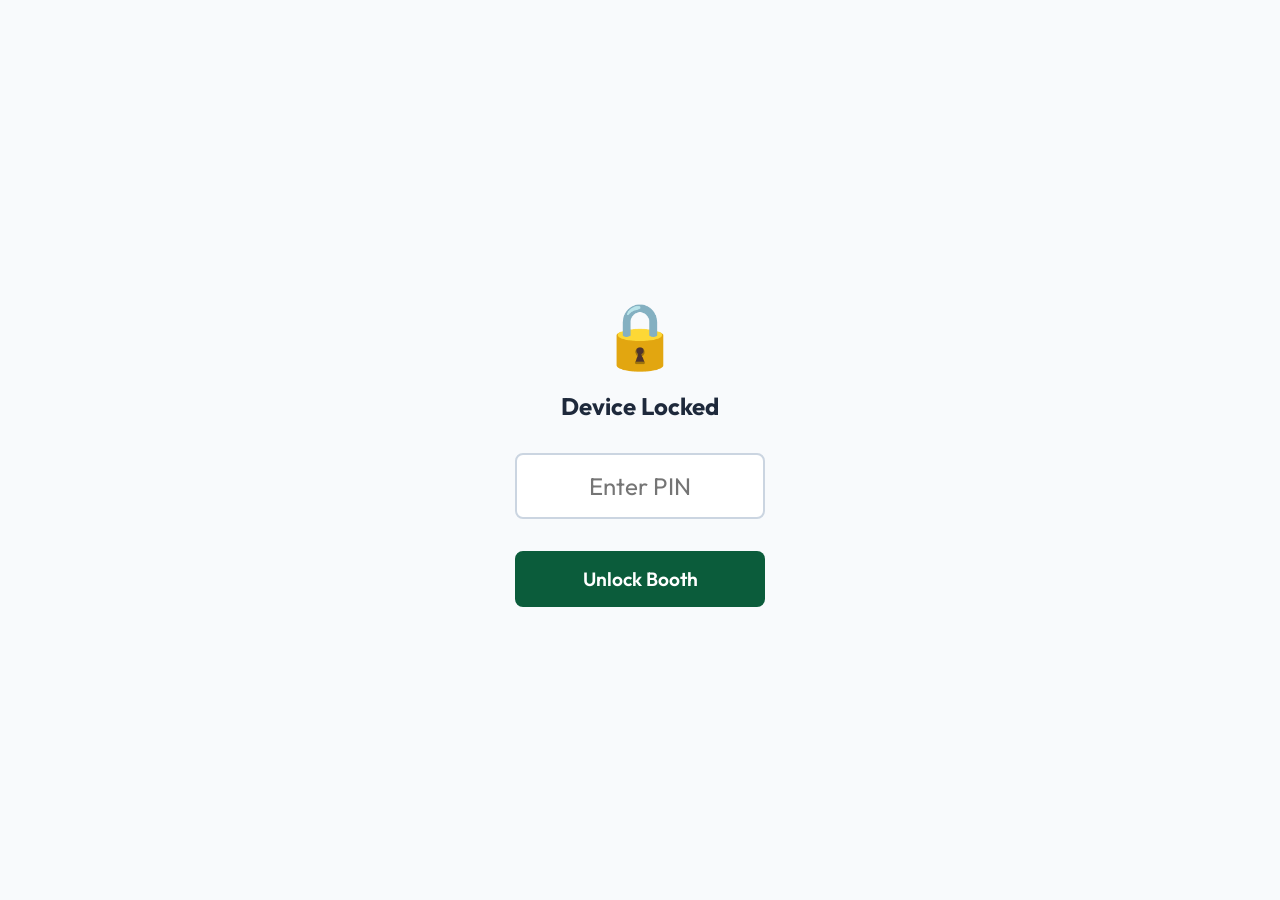
<file: index.html>
<!DOCTYPE html>
<html lang="en">

<head>
    <meta charset="UTF-8">
    <meta name="viewport" content="width=device-width, initial-scale=1.0">
    <meta name="robots" content="noindex, nofollow">
    <title>Boys Voting - Madrassa Election</title>
    <link rel="stylesheet" href="style.css">
</head>

<body>
    <header class="header">
        <div class="bismillah">IMP ELECTION 2026</div>
        <div class="school-title">1997-I-Ulamudheen Higher Secondary Madrassa</div>
    </header>

    <div class="container">
        <!-- Locked Screen -->
        <div id="screen-locked" class="card">
            <div class="booth-label" style="background:#3b82f6; color:white">Boys Booth</div>
            <h2>Waiting for Authorization...</h2>
            <p style="margin-top:1rem; color:var(--text-secondary)">Please approach the Officer's desk to verify your
                identity.</p>
            <div style="margin-top:2rem"><span class="loader" style="border-top-color:var(--primary-color);"></span>
            </div>
        </div>

        <!-- Voting Screen -->
        <div id="screen-voting" class="card hidden">
            <div class="booth-label" style="background:#3b82f6; color:white">Boys Booth</div>
            <div class="progress-bar">
                <div id="progress-fill" class="progress-fill" style="width: 0%"></div>
            </div>
            <h2 id="pos-title" class="position-title">Position</h2>
            <div id="candidates-container" class="candidates-grid"></div>
            <div style="display:flex; gap:1rem; margin-top:2rem;">
                <button class="btn" id="btn-submit-vote" onclick="submitPositionVote()" disabled>Submit Vote</button>
            </div>
        </div>



        <!-- Success Screen -->
        <div id="screen-success" class="card hidden">
            <div style="font-size: 80px; color: var(--success); margin-bottom: 1rem;">✅</div>
            <h2 class="position-title">Jazakallah Khair!</h2>
            <p style="font-size: 1.2rem;">Your vote has been recorded securely.</p>
            <div
                style="margin-top:2rem; font-size:1.5rem; font-weight:800; background:#f1f5f9; padding:1rem; border-radius:8px;">
                Your Vote ID: <span id="success-voter-id" style="color:var(--primary-color);">...</span>
            </div>
            <p style="margin-top:1rem; color:var(--text-secondary); font-size:0.9rem;">Please note this ID for any
                future reference.</p>
        </div>
    </div>

    <!-- Scripts -->
    <script src="candidates.js"></script>
    <script src="app.js"></script>
    <script>
        initVoter('boys');
        function unlockKiosk() {
            if (document.getElementById('kiosk-pin').value === 'NM4321') {
                document.getElementById('kiosk-lock').style.display = 'none';
            } else {
                document.getElementById('kiosk-error').style.display = 'block';
                setTimeout(() => document.getElementById('kiosk-error').style.display = 'none', 2000);
            }
        }
    </script>

    <!-- Kiosk Lock Screen -->
    <div id="kiosk-lock"
        style="position:fixed; top:0; left:0; right:0; bottom:0; z-index:9999; display:flex; flex-direction:column; justify-content:center; align-items:center; background:#f8fafc;">
        <div style="font-size: 4rem; margin-bottom: 1rem;">🔒</div>
        <h2 style="margin-bottom: 2rem; color:var(--text-primary); font-family: 'Outfit', sans-serif;">Device Locked
        </h2>
        <input type="password" id="kiosk-pin" placeholder="Enter PIN"
            style="font-size: 1.5rem; padding: 1rem; text-align: center; width: 250px; margin-bottom: 1rem; border-radius: 8px; border: 2px solid #cbd5e1;">
        <button class="btn" onclick="unlockKiosk()" style="width: 250px;">Unlock Booth</button>
        <p id="kiosk-error" style="color: red; margin-top: 1rem; display: none; font-weight: bold;">Incorrect PIN</p>
    </div>
</body>

</html>
</file>
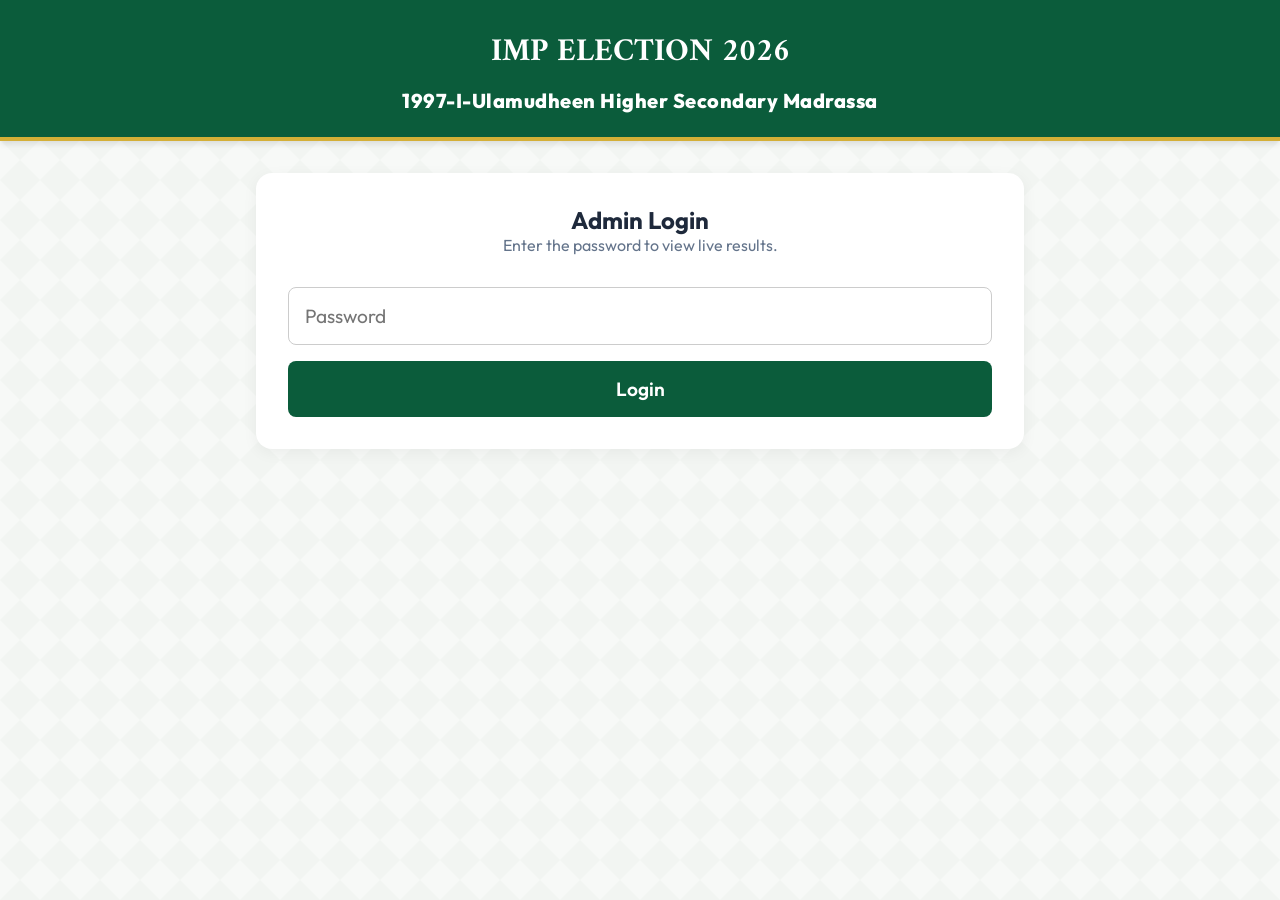
<file: admin.html>
<!DOCTYPE html>
<html lang="en">

<head>
    <meta charset="UTF-8">
    <meta name="viewport" content="width=device-width, initial-scale=1.0">
    <meta name="robots" content="noindex, nofollow">
    <title>Admin Dashboard - Madrassa Election</title>
    <link rel="stylesheet" href="style.css">
</head>

<body>
    <header class="header">
        <div class="bismillah">IMP ELECTION 2026</div>
        <div class="school-title">1997-I-Ulamudheen Higher Secondary Madrassa</div>
    </header>

    <div class="container">
        <!-- Login -->
        <div id="admin-login" class="card">
            <h2>Admin Login</h2>
            <p style="margin-bottom:2rem; color:var(--text-secondary)">Enter the password to view live results.</p>
            <input type="password" id="admin-pw"
                style="width:100%; padding:1rem; border-radius:8px; border:1px solid #ccc;" placeholder="Password">
            <button class="btn" onclick="checkPassword()" style="margin-top:1rem">Login</button>
        </div>

        <!-- Dashboard -->
        <div id="admin-dashboard" class="hidden">
            <div class="admin-stats">
                <div class="stat-box">
                    <div style="font-size:1rem; color:var(--text-secondary)">Total Votes Cast</div>
                    <div id="total-votes" class="stat-value">0</div>
                </div>
                <div class="stat-box">
                    <div style="font-size:1rem; color:var(--text-secondary)">Boys</div>
                    <div id="boys-votes" class="stat-value">0</div>
                </div>
                <div class="stat-box">
                    <div style="font-size:1rem; color:var(--text-secondary)">Girls</div>
                    <div id="girls-votes" class="stat-value">0</div>
                </div>
            </div>

            <p id="last-vote-time" style="text-align:center; color:var(--text-secondary); margin-bottom:2.5rem;"></p>

            <div class="card" style="margin-bottom:2rem;">
                <h3>Booth Counting</h3>
                <p style="color:var(--text-secondary); font-size:0.9rem; margin-bottom:1rem;">Select a booth to count
                    votes specifically for that section.</p>
                <div style="display:flex; gap:1rem; flex-wrap:wrap;">
                    <button class="btn" style="flex:1; background-color:#3b82f6;" onclick="openCounter('boys')">Count
                        Boys Booth</button>
                    <button class="btn" style="flex:1; background-color:#ec4899;" onclick="openCounter('girls')">Count
                        Girls Booth</button>
                    <button class="btn" style="flex:1; background-color:var(--primary-color);"
                        onclick="openCounter('combined')">Count Total (Combined)</button>
                </div>
            </div>

            <div id="charts-container" class="hidden"></div>

            <div class="card" style="margin-top:2rem;">
                <h3 style="margin-bottom: 1rem;">Manage Recent Voters</h3>
                <p style="margin-bottom:1rem; color:var(--text-secondary); font-size:0.9rem;">Delete a voter if they
                    reported a glitch. This will permanently erase their votes from the counts.</p>
                <div class="table-container">
                    <table>
                        <thead>
                            <tr>
                                <th>Voter ID</th>
                                <th>Booth</th>
                                <th>Time</th>
                                <th>Action</th>
                            </tr>
                        </thead>
                        <tbody id="voters-tbody">
                        </tbody>
                    </table>
                </div>
            </div>

            <div class="card" style="margin-top:2rem;">
                <h3>Admin Actions</h3>
                <div style="display:flex; gap:1rem; flex-wrap:wrap;">
                    <a href="#" class="btn btn-secondary" onclick="exportCSV()"
                        style="flex:1; text-decoration:none; text-align:center;">Export CSV</a>
                    <button class="btn btn-danger" onclick="resetAllVotes()" style="flex:1;">Danger: Reset All
                        Votes</button>
                </div>
            </div>
        </div>
    </div>

    <!-- Counting Modal Overlay -->
    <div id="counting-modal" class="card hidden"
        style="position:fixed; top:5%; left:5%; right:5%; bottom:5%; z-index:100; overflow-y:auto; border: 4px solid var(--primary-color); box-shadow: 0 0 50px rgba(0,0,0,0.5);">
        <div
            style="display:flex; justify-content:space-between; align-items:center; margin-bottom:1rem; border-bottom: 2px solid #e2e8f0; padding-bottom: 1rem;">
            <h2 id="modal-title">Select Position</h2>
            <button class="btn-danger"
                style="padding:0.5rem 1rem; border:none; border-radius:4px; color:white; cursor:pointer;"
                onclick="closeCounter()">Close</button>
        </div>
        <div id="modal-positions" style="display:flex; flex-direction:column; gap:1rem;"></div>
        <div id="modal-results" class="hidden"></div>
    </div>

    <!-- Scripts -->
    <script src="candidates.js"></script>
    <script src="app.js"></script>
    <script>initAdmin();</script>
</body>

</html>
</file>
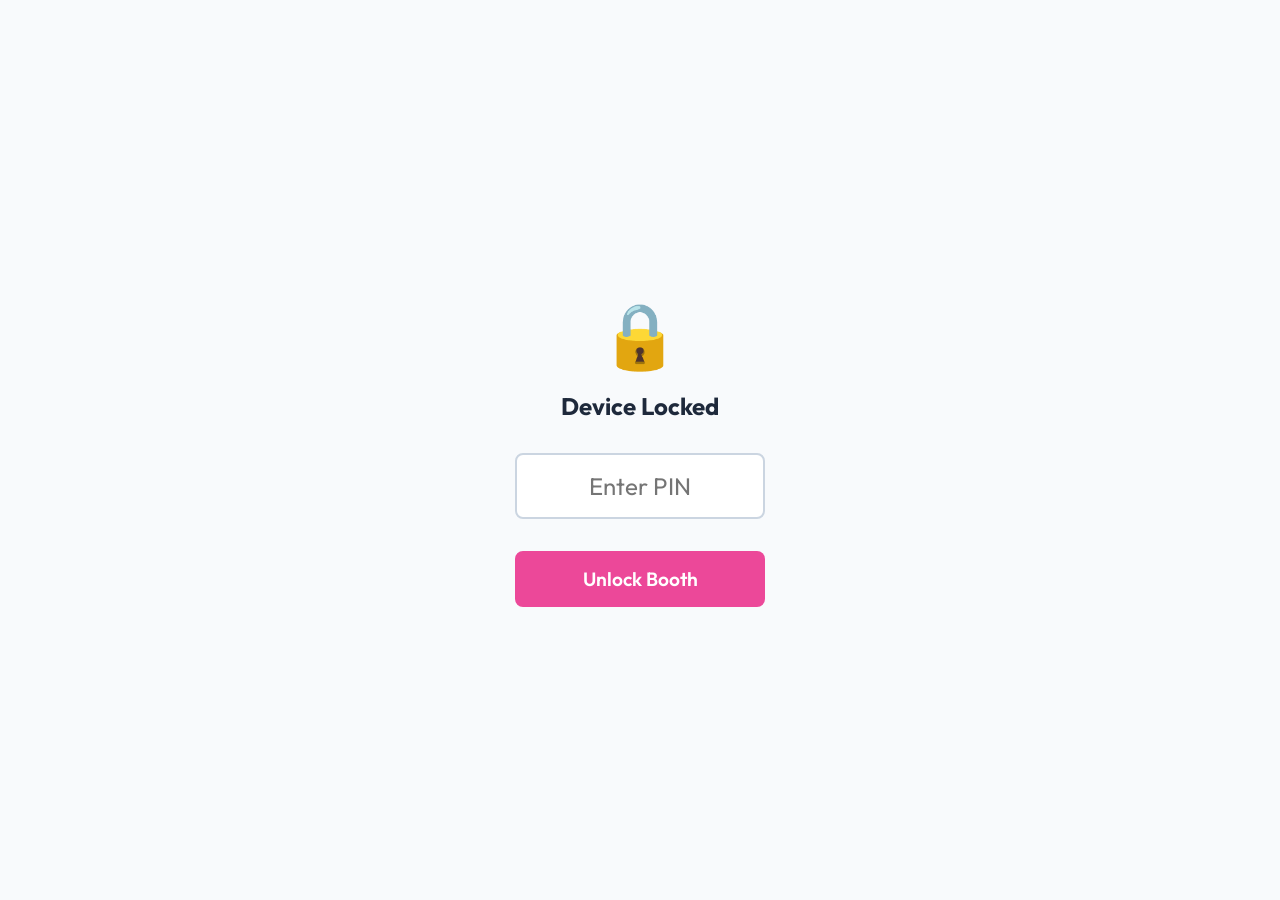
<file: girls.html>
<!DOCTYPE html>
<html lang="en">

<head>
    <meta charset="UTF-8">
    <meta name="viewport" content="width=device-width, initial-scale=1.0">
    <meta name="robots" content="noindex, nofollow">
    <title>Girls Voting - Madrassa Election</title>
    <link rel="stylesheet" href="style.css">
</head>

<body>
    <header class="header">
        <div class="bismillah">IMP ELECTION 2026</div>
        <div class="school-title">1997-I-Ulamudheen Higher Secondary Madrassa</div>
    </header>

    <div class="container">
        <!-- Locked Screen -->
        <div id="screen-locked" class="card">
            <div class="booth-label" style="background:#ec4899; color:white">Girls Booth</div>
            <h2>Waiting for Authorization...</h2>
            <p style="margin-top:1rem; color:var(--text-secondary)">Please approach the Officer's desk to verify your
                identity.</p>
            <div style="margin-top:2rem"><span class="loader" style="border-top-color:var(--primary-color);"></span>
            </div>
        </div>

        <!-- Voting Screen -->
        <div id="screen-voting" class="card hidden">
            <div class="booth-label" style="background:#ec4899; color:white">Girls Booth</div>
            <div class="progress-bar">
                <div id="progress-fill" class="progress-fill" style="width: 0%"></div>
            </div>
            <h2 id="pos-title" class="position-title">Position</h2>
            <div id="candidates-container" class="candidates-grid"></div>
            <div style="display:flex; gap:1rem; margin-top:2rem;">
                <button class="btn" id="btn-submit-vote" onclick="submitPositionVote()" disabled>Submit Vote</button>
            </div>
        </div>

        <!-- Success Screen -->
        <div id="screen-success" class="card hidden">
            <div style="font-size: 80px; color: var(--success); margin-bottom: 1rem;">✅</div>
            <h2 class="position-title">Jazakallah Khair!</h2>
            <p style="font-size: 1.2rem;">Your vote has been recorded securely.</p>
            <div
                style="margin-top:2rem; font-size:1.5rem; font-weight:800; background:#f1f5f9; padding:1rem; border-radius:8px;">
                Your Vote ID: <span id="success-voter-id" style="color:var(--primary-color);">...</span>
            </div>
            <p style="margin-top:1rem; color:var(--text-secondary); font-size:0.9rem;">Please note this ID for any
                future reference.</p>
        </div>
    </div>

    <!-- Scripts -->
    <script src="candidates.js"></script>
    <script src="app.js"></script>
    <script>
        initVoter('girls');
        function unlockKiosk() {
            if (document.getElementById('kiosk-pin').value === 'NM4321') {
                document.getElementById('kiosk-lock').style.display = 'none';
            } else {
                document.getElementById('kiosk-error').style.display = 'block';
                setTimeout(() => document.getElementById('kiosk-error').style.display = 'none', 2000);
            }
        }
    </script>

    <!-- Kiosk Lock Screen -->
    <div id="kiosk-lock"
        style="position:fixed; top:0; left:0; right:0; bottom:0; z-index:9999; display:flex; flex-direction:column; justify-content:center; align-items:center; background:#f8fafc;">
        <div style="font-size: 4rem; margin-bottom: 1rem;">🔒</div>
        <h2 style="margin-bottom: 2rem; color:var(--text-primary); font-family: 'Outfit', sans-serif;">Device Locked
        </h2>
        <input type="password" id="kiosk-pin" placeholder="Enter PIN"
            style="font-size: 1.5rem; padding: 1rem; text-align: center; width: 250px; margin-bottom: 1rem; border-radius: 8px; border: 2px solid #cbd5e1;">
        <button class="btn" onclick="unlockKiosk()" style="width: 250px; background-color: #ec4899;">Unlock
            Booth</button>
        <p id="kiosk-error" style="color: red; margin-top: 1rem; display: none; font-weight: bold;">Incorrect PIN</p>
    </div>
</body>

</html>
</file>
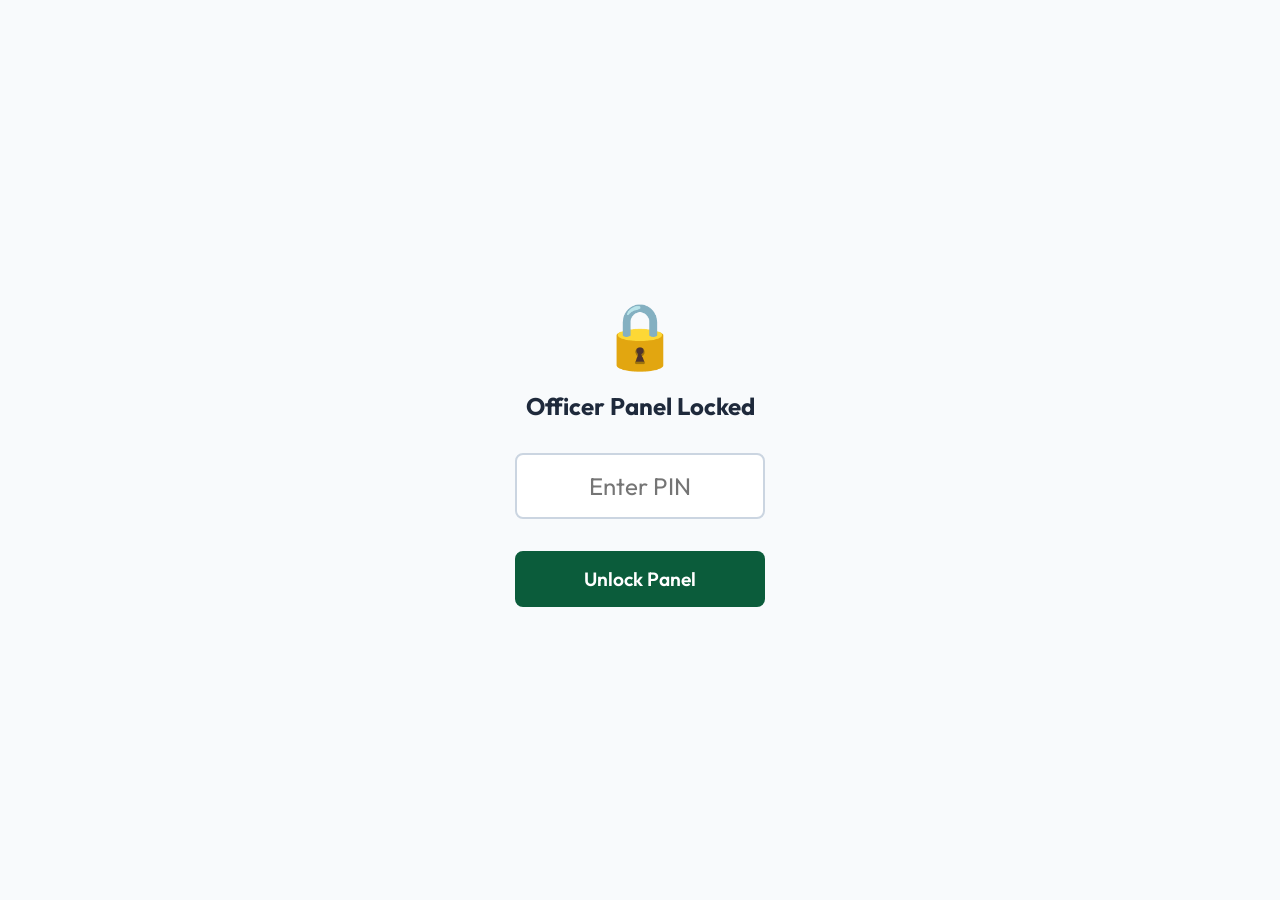
<file: officer-boys.html>
<!DOCTYPE html>
<html lang="en">

<head>
    <meta charset="UTF-8">
    <meta name="viewport" content="width=device-width, initial-scale=1.0">
    <meta name="robots" content="noindex, nofollow">
    <title>Officer Panel (Boys) - Madrassa Election</title>
    <link rel="stylesheet" href="style.css">
</head>

<body>
    <header class="header">
        <div class="bismillah">بِسۡمِ ٱللَّهِ ٱلرَّحۡمَٰنِ ٱلرَّحِيمِ</div>
        <div class="school-title">1997-I-Ulamudheen Higher Secondary Madrassa Election 2026</div>
    </header>

    <div class="container">
        <div class="card">
            <div class="booth-label" style="background:#3b82f6; color:white">Officer Panel (Boys)</div>
            <h2>Voter Activity Status</h2>
            <p style="margin-bottom:2rem; color:var(--text-secondary)">Boxes light up green automatically when a user
                successfully votes for that position.</p>

            <div id="status-grid" class="status-grid"></div>

            <div style="text-align:center; font-size:1.5rem; margin-bottom:2rem; font-weight:800;">Voters Processed:
                <span id="voters-count" style="color:var(--primary-color);">0</span></div>

            <div id="error-msg" class="message"></div>
            <button id="btn-start" class="btn" onclick="startNewVoter()"
                style="padding: 1.5rem; font-size: 1.5rem;">Start New Voter</button>
        </div>
    </div>

    <!-- Scripts -->
    <script src="candidates.js"></script>
    <script src="app.js"></script>
    <script>
        initOfficer('boys');
        function unlockKiosk() {
            if (document.getElementById('kiosk-pin').value === 'NM4321') {
                document.getElementById('kiosk-lock').style.display = 'none';
            } else {
                document.getElementById('kiosk-error').style.display = 'block';
                setTimeout(() => document.getElementById('kiosk-error').style.display = 'none', 2000);
            }
        }
    </script>

    <!-- Kiosk Lock Screen -->
    <div id="kiosk-lock"
        style="position:fixed; top:0; left:0; right:0; bottom:0; z-index:9999; display:flex; flex-direction:column; justify-content:center; align-items:center; background:#f8fafc;">
        <div style="font-size: 4rem; margin-bottom: 1rem;">🔒</div>
        <h2 style="margin-bottom: 2rem; color:var(--text-primary); font-family: 'Outfit', sans-serif;">Officer Panel
            Locked</h2>
        <input type="password" id="kiosk-pin" placeholder="Enter PIN"
            style="font-size: 1.5rem; padding: 1rem; text-align: center; width: 250px; margin-bottom: 1rem; border-radius: 8px; border: 2px solid #cbd5e1;">
        <button class="btn" onclick="unlockKiosk()" style="width: 250px;">Unlock Panel</button>
        <p id="kiosk-error" style="color: red; margin-top: 1rem; display: none; font-weight: bold;">Incorrect PIN</p>
    </div>
</body>

</html>
</file>
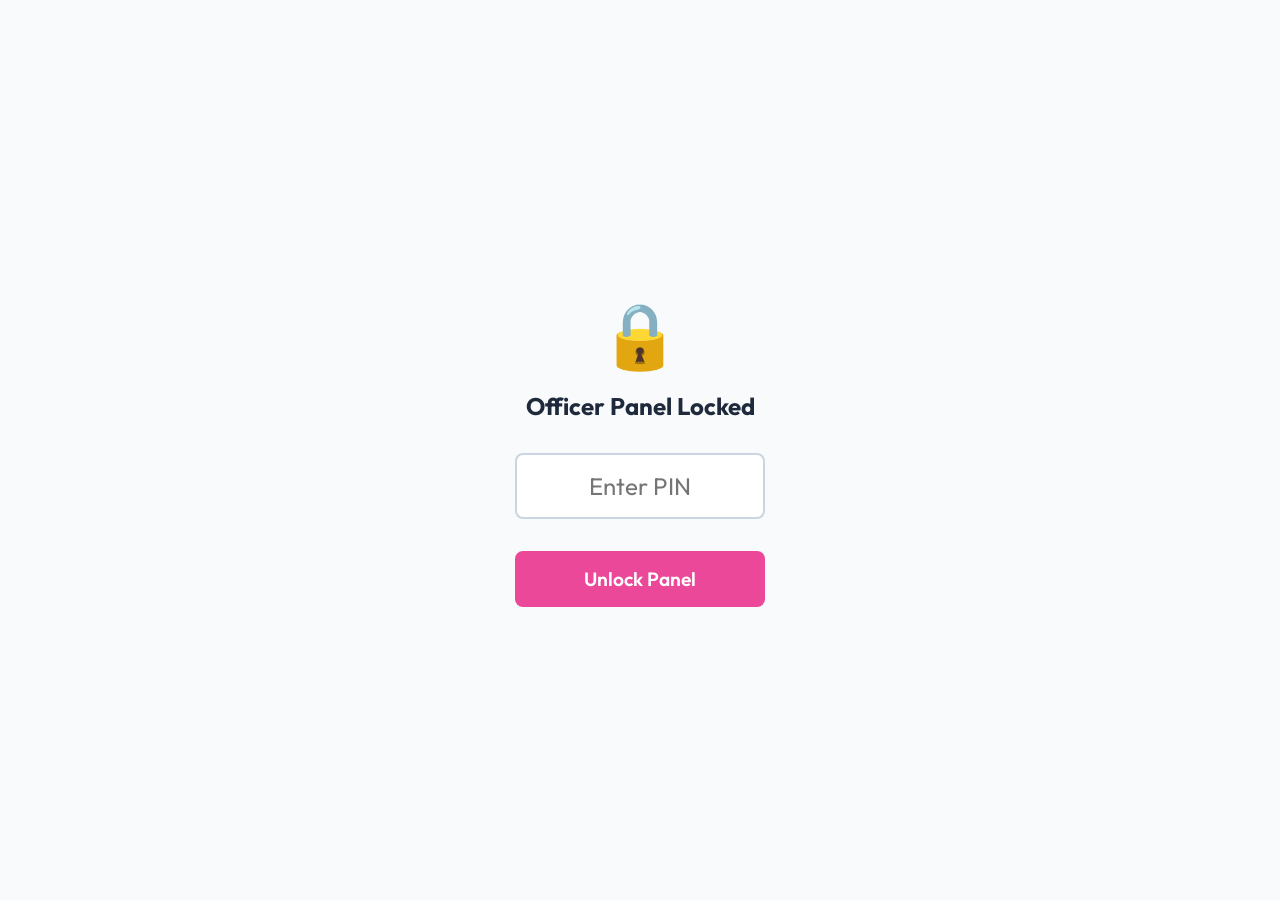
<file: officer-girls.html>
<!DOCTYPE html>
<html lang="en">

<head>
    <meta charset="UTF-8">
    <meta name="viewport" content="width=device-width, initial-scale=1.0">
    <meta name="robots" content="noindex, nofollow">
    <title>Officer Panel (Girls) - Madrassa Election</title>
    <link rel="stylesheet" href="style.css">
</head>

<body>
    <header class="header">
        <div class="bismillah">بِسۡمِ ٱللَّهِ ٱلرَّحۡمَٰنِ ٱلرَّحِيمِ</div>
        <div class="school-title">1997-I-Ulamudheen Higher Secondary Madrassa Election 2026</div>
    </header>

    <div class="container">
        <div class="card">
            <div class="booth-label" style="background:#ec4899; color:white">Officer Panel (Girls)</div>
            <h2>Voter Activity Status</h2>
            <p style="margin-bottom:2rem; color:var(--text-secondary)">Boxes light up green automatically when a user
                successfully votes for that position.</p>

            <div id="status-grid" class="status-grid"></div>

            <div style="text-align:center; font-size:1.5rem; margin-bottom:2rem; font-weight:800;">Voters Processed:
                <span id="voters-count" style="color:var(--primary-color);">0</span></div>

            <div id="error-msg" class="message"></div>
            <button id="btn-start" class="btn" onclick="startNewVoter()"
                style="padding: 1.5rem; font-size: 1.5rem;">Start New Voter</button>
        </div>
    </div>

    <!-- Scripts -->
    <script src="candidates.js"></script>
    <script src="app.js"></script>
    <script>
        initOfficer('girls');
        function unlockKiosk() {
            if (document.getElementById('kiosk-pin').value === 'NM4321') {
                document.getElementById('kiosk-lock').style.display = 'none';
            } else {
                document.getElementById('kiosk-error').style.display = 'block';
                setTimeout(() => document.getElementById('kiosk-error').style.display = 'none', 2000);
            }
        }
    </script>

    <!-- Kiosk Lock Screen -->
    <div id="kiosk-lock"
        style="position:fixed; top:0; left:0; right:0; bottom:0; z-index:9999; display:flex; flex-direction:column; justify-content:center; align-items:center; background:#f8fafc;">
        <div style="font-size: 4rem; margin-bottom: 1rem;">🔒</div>
        <h2 style="margin-bottom: 2rem; color:var(--text-primary); font-family: 'Outfit', sans-serif;">Officer Panel
            Locked</h2>
        <input type="password" id="kiosk-pin" placeholder="Enter PIN"
            style="font-size: 1.5rem; padding: 1rem; text-align: center; width: 250px; margin-bottom: 1rem; border-radius: 8px; border: 2px solid #cbd5e1;">
        <button class="btn" onclick="unlockKiosk()" style="width: 250px; background-color: #ec4899;">Unlock
            Panel</button>
        <p id="kiosk-error" style="color: red; margin-top: 1rem; display: none; font-weight: bold;">Incorrect PIN</p>
    </div>
</body>

</html>
</file>
<file: style.css>
@import url('https://fonts.googleapis.com/css2?family=Amiri:ital,wght@0,400;0,700;1,400&family=Outfit:wght@300;400;600;800&display=swap');

:root {
    --primary-color: #0b5c3b; /* Deep green for Islamic aesthetic */
    --primary-light: #167e54;
    --accent: #d4af37; /* Gold accent */
    --accent-hover: #f1c40f;
    --success: #2ecc71;
    --error: #e74c3c;
    --bg-color: #f7f9f7;
    --text-primary: #1e293b;
    --text-secondary: #64748b;
    --card-bg: #ffffff;
}

* {
    box-sizing: border-box;
    margin: 0;
    padding: 0;
}

body {
    font-family: 'Outfit', sans-serif;
    background-color: var(--bg-color);
    color: var(--text-primary);
    display: flex;
    flex-direction: column;
    min-height: 100vh;
    background-image: url('data:image/svg+xml;utf8,<svg width="40" height="40" viewBox="0 0 40 40" xmlns="http://www.w3.org/2000/svg"><path d="M20 0l20 20-20 20L0 20z" fill="%23e8ece8" fill-opacity="0.3"/></svg>');
}

.header {
    background-color: var(--primary-color);
    color: white;
    text-align: center;
    padding: 1.5rem 1rem;
    box-shadow: 0 4px 6px -1px rgba(0, 0, 0, 0.1);
    position: relative;
    border-bottom: 4px solid var(--accent);
}

.bismillah {
    font-family: 'Amiri', serif;
    font-size: 2rem;
    margin-bottom: 0.5rem;
    font-weight: 700;
}

.school-title {
    font-size: 1.25rem;
    font-weight: 800;
    letter-spacing: 0.5px;
}

.container {
    flex: 1;
    max-width: 800px;
    margin: 0 auto;
    padding: 2rem 1rem;
    width: 100%;
}

.card {
    background: var(--card-bg);
    border-radius: 16px;
    padding: 2rem;
    box-shadow: 0 4px 15px rgba(0,0,0,0.05);
    text-align: center;
}

.booth-label {
    display: inline-block;
    background-color: var(--accent);
    color: var(--primary-color);
    padding: 0.5rem 1rem;
    border-radius: 20px;
    font-weight: 800;
    font-size: 0.9rem;
    margin-bottom: 1.5rem;
    text-transform: uppercase;
}

.position-title {
    font-size: 1.8rem;
    margin-bottom: 2rem;
    font-weight: 600;
}

.candidates-grid {
    display: grid;
    grid-template-columns: repeat(auto-fit, minmax(200px, 1fr));
    gap: 1.5rem;
    margin-bottom: 2rem;
}

.candidate-card {
    background: var(--bg-color);
    border: 3px solid #e2e8f0;
    border-radius: 12px;
    padding: 2rem 1rem;
    cursor: pointer;
    transition: all 0.2s ease-in-out;
    display: flex;
    flex-direction: column;
    align-items: center;
    user-select: none;
}

.candidate-card:hover {
    border-color: var(--primary-light);
    transform: translateY(-4px);
    box-shadow: 0 10px 20px rgba(0,0,0,0.08);
}

.candidate-card.selected {
    border-color: var(--primary-color);
    background-color: #e8f5e9;
    box-shadow: 0 0 0 4px rgba(11, 92, 59, 0.2);
}

.candidate-icon {
    font-size: 80px;
    line-height: 1;
    margin-bottom: 1rem;
}

.candidate-icon.image-icon {
    width: 120px;
    height: 120px;
    object-fit: contain;
    margin-bottom: 1rem;
}

.candidate-name {
    font-size: 1.2rem;
    font-weight: 800;
}

select, input, .btn {
    font-family: 'Outfit', sans-serif;
    font-size: 1.2rem;
}

.btn {
    background-color: var(--primary-color);
    color: white;
    border: none;
    padding: 1rem 2rem;
    border-radius: 8px;
    font-weight: 600;
    cursor: pointer;
    width: 100%;
    margin-top: 1rem;
    transition: background-color 0.2s;
}

.btn:hover {
    background-color: var(--primary-light);
}

.btn:disabled:not(.loading) {
    background-color: var(--text-secondary);
    cursor: not-allowed;
    opacity: 0.6;
}

@keyframes pulse-btn {
    0% { transform: scale(1); box-shadow: 0 0 0 0 rgba(11, 92, 59, 0.4); }
    70% { transform: scale(1.05); box-shadow: 0 0 0 10px rgba(11, 92, 59, 0); }
    100% { transform: scale(1); box-shadow: 0 0 0 0 rgba(11, 92, 59, 0); }
}

#btn-next:not(:disabled), #btn-submit:not(:disabled) {
    animation: pulse-btn 2s infinite;
}

.btn-secondary { background-color: var(--text-secondary); }
.btn-secondary:hover { background-color: #475569; }

.btn-danger { background-color: var(--error); }
.btn-danger:hover { background-color: #c0392b; }

.progress-bar {
    width: 100%;
    height: 8px;
    background-color: #e2e8f0;
    border-radius: 4px;
    margin-bottom: 2rem;
    overflow: hidden;
}

.progress-fill {
    height: 100%;
    background-color: var(--primary-color);
    transition: width 0.3s ease;
}

.status-grid {
    display: grid;
    grid-template-columns: 1fr 1fr;
    gap: 1rem;
    margin-bottom: 2rem;
}

.status-box {
    background: #e2e8f0;
    padding: 1.5rem;
    border-radius: 8px;
    font-weight: 600;
    transition: all 0.3s ease;
}

.status-box.active {
    background-color: var(--success);
    color: white;
    box-shadow: 0 0 15px rgba(46, 204, 113, 0.5);
    transform: scale(1.02);
}

.loader {
    border: 3px solid rgba(255,255,255,0.3);
    border-radius: 50%;
    border-top: 3px solid white;
    width: 24px;
    height: 24px;
    animation: spin 1s linear infinite;
    display: inline-block;
    vertical-align: middle;
    margin-right: 8px;
}

@keyframes spin {
    0% { transform: rotate(0deg); }
    100% { transform: rotate(360deg); }
}

.message {
    padding: 1rem;
    border-radius: 8px;
    margin-bottom: 1rem;
    display: none;
    font-weight: 600;
}
.message.error { background-color: #fee2e2; color: var(--error); border: 1px solid #fecaca; display: block; }
.message.success { background-color: #d1fae5; color: var(--success); border: 1px solid #a7f3d0; display: block; }

/* Review List */
.review-list {
    text-align: left;
    margin-bottom: 2rem;
}
.review-item {
    padding: 1rem;
    border-bottom: 1px solid #e2e8f0;
    display: flex;
    justify-content: space-between;
}
.review-item strong {
    color: var(--primary-color);
}

/* Admin Grid */
.admin-stats { display: flex; gap: 1rem; margin-bottom: 2rem; }
.stat-box { flex: 1; background: white; padding: 1.5rem; border-radius: 8px; text-align: center; box-shadow: 0 2px 8px rgba(0,0,0,0.05); border-top: 4px solid var(--primary-color); }
.stat-value { font-size: 2.5rem; font-weight: 800; color: var(--primary-color); }

.chart-container { margin-bottom: 3rem; background: white; padding: 1.5rem; border-radius: 8px; box-shadow: 0 2px 8px rgba(0,0,0,0.05); }
.chart-container h3 { margin-bottom: 1rem; }
.table-container { overflow-x: auto; }
table { width: 100%; border-collapse: collapse; }
th, td { padding: 1rem; text-align: left; border-bottom: 1px solid #e2e8f0; }
th { background-color: #f8fafc; font-weight: 600; }

.hidden { display: none !important; }

/* Mobile */
@media (max-width: 600px) {
    .status-grid { grid-template-columns: 1fr; }
    .bismillah { font-size: 1.5rem; }
    .school-title { font-size: 1rem; }
    .admin-stats { flex-direction: column; }
}
</file>
